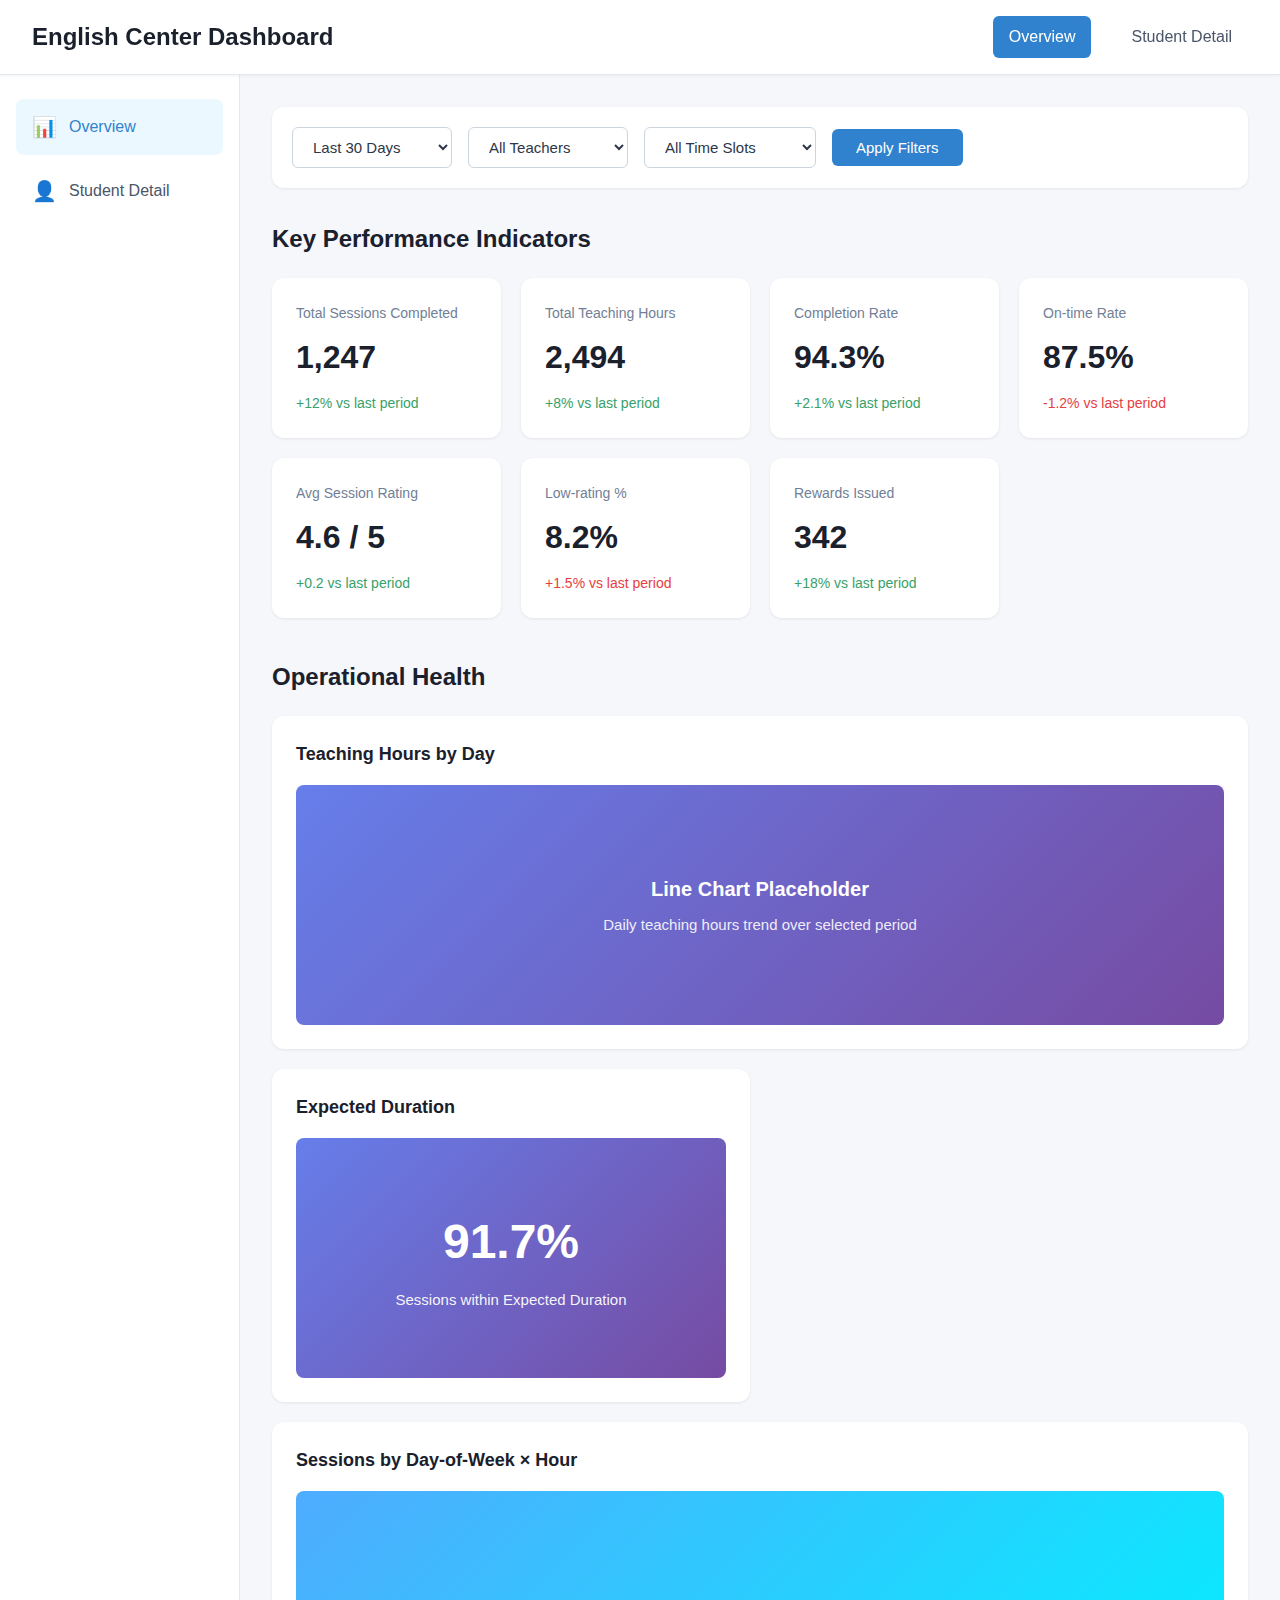
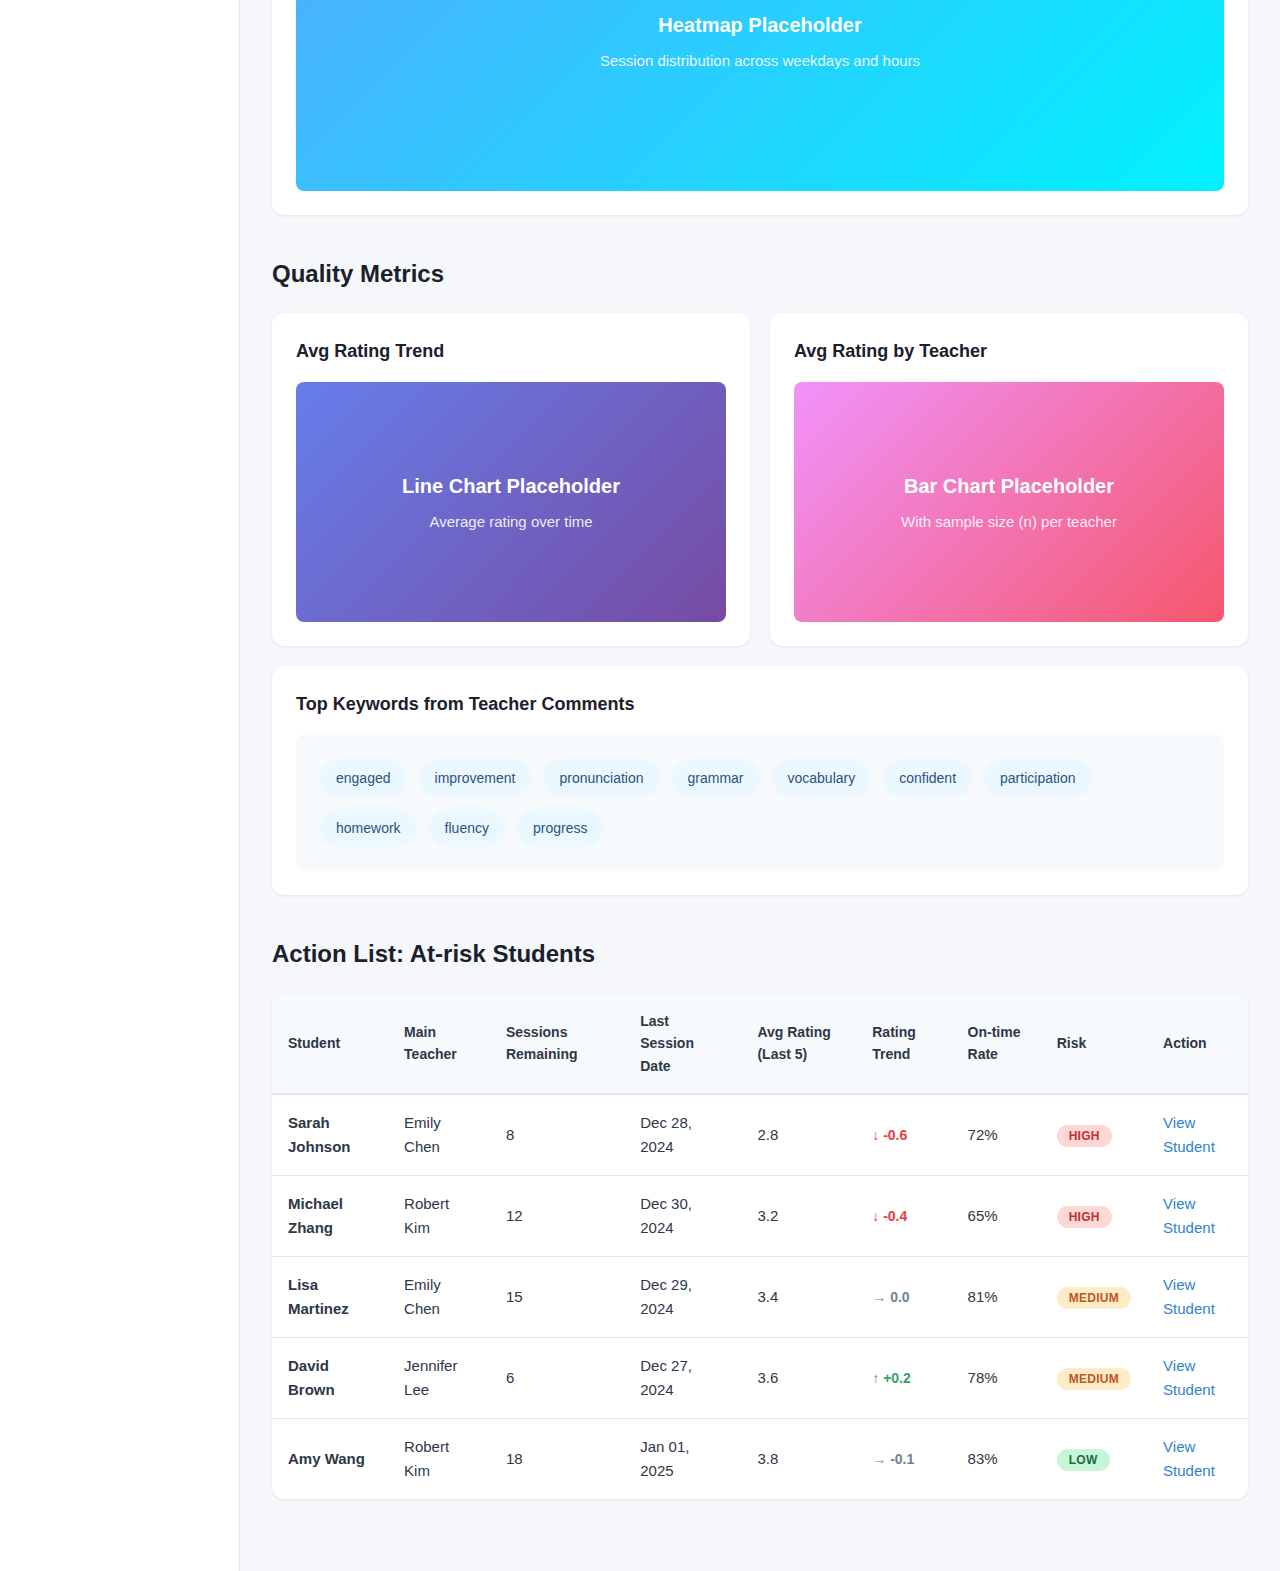
<file: index.html>
<!DOCTYPE html>
<html lang="en">
<head>
    <meta charset="UTF-8">
    <meta name="viewport" content="width=device-width, initial-scale=1.0">
    <title>Overview - English Center Dashboard</title>
    <link rel="stylesheet" href="dashboard_styles.css">
</head>
<body>
    <header class="top-header">
        <div class="header-content">
            <h1 class="product-name">English Center Dashboard</h1>
            <nav class="page-nav">
                <a href="overview.html" class="nav-link active">Overview</a>
                <a href="student_detail_page.html" class="nav-link">Student Detail</a>
            </nav>
        </div>
    </header>

    <div class="main-container">
        <aside class="sidebar">
            <nav class="sidebar-nav">
                <a href="overview.html" class="sidebar-link active">
                    <span class="icon">📊</span>
                    Overview
                </a>
                <a href="student_detail_page.html" class="sidebar-link">
                    <span class="icon">👤</span>
                    Student Detail
                </a>
            </nav>
        </aside>

        <main class="content">
            <div class="filter-bar">
                <select class="filter-input">
                    <option>Last 30 Days</option>
                    <option>Last 7 Days</option>
                    <option>Custom Range</option>
                </select>
                <select class="filter-input">
                    <option>All Teachers</option>
                    <option>Teacher A</option>
                    <option>Teacher B</option>
                </select>
                <select class="filter-input">
                    <option>All Time Slots</option>
                    <option>Morning (8-12)</option>
                    <option>Afternoon (12-17)</option>
                    <option>Evening (17-21)</option>
                </select>
                <button class="filter-button">Apply Filters</button>
            </div>

            <section class="section">
                <h2 class="section-title">Key Performance Indicators</h2>
                <div class="kpi-grid">
                    <div class="kpi-card">
                        <div class="kpi-label">Total Sessions Completed</div>
                        <div class="kpi-value">1,247</div>
                        <div class="kpi-change positive">+12% vs last period</div>
                    </div>
                    <div class="kpi-card">
                        <div class="kpi-label">Total Teaching Hours</div>
                        <div class="kpi-value">2,494</div>
                        <div class="kpi-change positive">+8% vs last period</div>
                    </div>
                    <div class="kpi-card">
                        <div class="kpi-label">Completion Rate</div>
                        <div class="kpi-value">94.3%</div>
                        <div class="kpi-change positive">+2.1% vs last period</div>
                    </div>
                    <div class="kpi-card">
                        <div class="kpi-label">On-time Rate</div>
                        <div class="kpi-value">87.5%</div>
                        <div class="kpi-change negative">-1.2% vs last period</div>
                    </div>
                    <div class="kpi-card">
                        <div class="kpi-label">Avg Session Rating</div>
                        <div class="kpi-value">4.6 / 5</div>
                        <div class="kpi-change positive">+0.2 vs last period</div>
                    </div>
                    <div class="kpi-card">
                        <div class="kpi-label">Low-rating %</div>
                        <div class="kpi-value">8.2%</div>
                        <div class="kpi-change negative">+1.5% vs last period</div>
                    </div>
                    <div class="kpi-card">
                        <div class="kpi-label">Rewards Issued</div>
                        <div class="kpi-value">342</div>
                        <div class="kpi-change positive">+18% vs last period</div>
                    </div>
                </div>
            </section>

            <section class="section">
                <h2 class="section-title">Operational Health</h2>
                <div class="charts-row">
                    <div class="chart-card large">
                        <h3 class="chart-title">Teaching Hours by Day</h3>
                        <div class="chart-placeholder line-chart">
                            <div class="placeholder-label">Line Chart Placeholder</div>
                            <div class="placeholder-subtitle">Daily teaching hours trend over selected period</div>
                        </div>
                    </div>
                    <div class="chart-card">
                        <h3 class="chart-title">Expected Duration</h3>
                        <div class="mini-kpi">
                            <div class="mini-kpi-value">91.7%</div>
                            <div class="mini-kpi-label">Sessions within Expected Duration</div>
                        </div>
                    </div>
                </div>
                <div class="chart-card">
                    <h3 class="chart-title">Sessions by Day-of-Week × Hour</h3>
                    <div class="chart-placeholder heatmap">
                        <div class="placeholder-label">Heatmap Placeholder</div>
                        <div class="placeholder-subtitle">Session distribution across weekdays and hours</div>
                    </div>
                </div>
            </section>

            <section class="section">
                <h2 class="section-title">Quality Metrics</h2>
                <div class="charts-row">
                    <div class="chart-card">
                        <h3 class="chart-title">Avg Rating Trend</h3>
                        <div class="chart-placeholder line-chart">
                            <div class="placeholder-label">Line Chart Placeholder</div>
                            <div class="placeholder-subtitle">Average rating over time</div>
                        </div>
                    </div>
                    <div class="chart-card">
                        <h3 class="chart-title">Avg Rating by Teacher</h3>
                        <div class="chart-placeholder bar-chart">
                            <div class="placeholder-label">Bar Chart Placeholder</div>
                            <div class="placeholder-subtitle">With sample size (n) per teacher</div>
                        </div>
                    </div>
                </div>
                <div class="chart-card">
                    <h3 class="chart-title">Top Keywords from Teacher Comments</h3>
                    <div class="keywords-box">
                        <span class="keyword">engaged</span>
                        <span class="keyword">improvement</span>
                        <span class="keyword">pronunciation</span>
                        <span class="keyword">grammar</span>
                        <span class="keyword">vocabulary</span>
                        <span class="keyword">confident</span>
                        <span class="keyword">participation</span>
                        <span class="keyword">homework</span>
                        <span class="keyword">fluency</span>
                        <span class="keyword">progress</span>
                    </div>
                </div>
            </section>

            <section class="section">
                <h2 class="section-title">Action List: At-risk Students</h2>
                <div class="table-container">
                    <table class="data-table">
                        <thead>
                            <tr>
                                <th>Student</th>
                                <th>Main Teacher</th>
                                <th>Sessions Remaining</th>
                                <th>Last Session Date</th>
                                <th>Avg Rating (Last 5)</th>
                                <th>Rating Trend</th>
                                <th>On-time Rate</th>
                                <th>Risk</th>
                                <th>Action</th>
                            </tr>
                        </thead>
                        <tbody>
                            <tr>
                                <td><strong>Sarah Johnson</strong></td>
                                <td>Emily Chen</td>
                                <td>8</td>
                                <td>Dec 28, 2024</td>
                                <td>2.8</td>
                                <td><span class="trend negative">↓ -0.6</span></td>
                                <td>72%</td>
                                <td><span class="badge badge-high">High</span></td>
                                <td><a href="student_detail.html" class="action-link">View Student</a></td>
                            </tr>
                            <tr>
                                <td><strong>Michael Zhang</strong></td>
                                <td>Robert Kim</td>
                                <td>12</td>
                                <td>Dec 30, 2024</td>
                                <td>3.2</td>
                                <td><span class="trend negative">↓ -0.4</span></td>
                                <td>65%</td>
                                <td><span class="badge badge-high">High</span></td>
                                <td><a href="student_detail.html" class="action-link">View Student</a></td>
                            </tr>
                            <tr>
                                <td><strong>Lisa Martinez</strong></td>
                                <td>Emily Chen</td>
                                <td>15</td>
                                <td>Dec 29, 2024</td>
                                <td>3.4</td>
                                <td><span class="trend neutral">→ 0.0</span></td>
                                <td>81%</td>
                                <td><span class="badge badge-medium">Medium</span></td>
                                <td><a href="student_detail.html" class="action-link">View Student</a></td>
                            </tr>
                            <tr>
                                <td><strong>David Brown</strong></td>
                                <td>Jennifer Lee</td>
                                <td>6</td>
                                <td>Dec 27, 2024</td>
                                <td>3.6</td>
                                <td><span class="trend positive">↑ +0.2</span></td>
                                <td>78%</td>
                                <td><span class="badge badge-medium">Medium</span></td>
                                <td><a href="student_detail.html" class="action-link">View Student</a></td>
                            </tr>
                            <tr>
                                <td><strong>Amy Wang</strong></td>
                                <td>Robert Kim</td>
                                <td>18</td>
                                <td>Jan 01, 2025</td>
                                <td>3.8</td>
                                <td><span class="trend neutral">→ -0.1</span></td>
                                <td>83%</td>
                                <td><span class="badge badge-low">Low</span></td>
                                <td><a href="student_detail.html" class="action-link">View Student</a></td>
                            </tr>
                        </tbody>
                    </table>
                </div>
            </section>
        </main>
    </div>
</body>
</html>
</file>
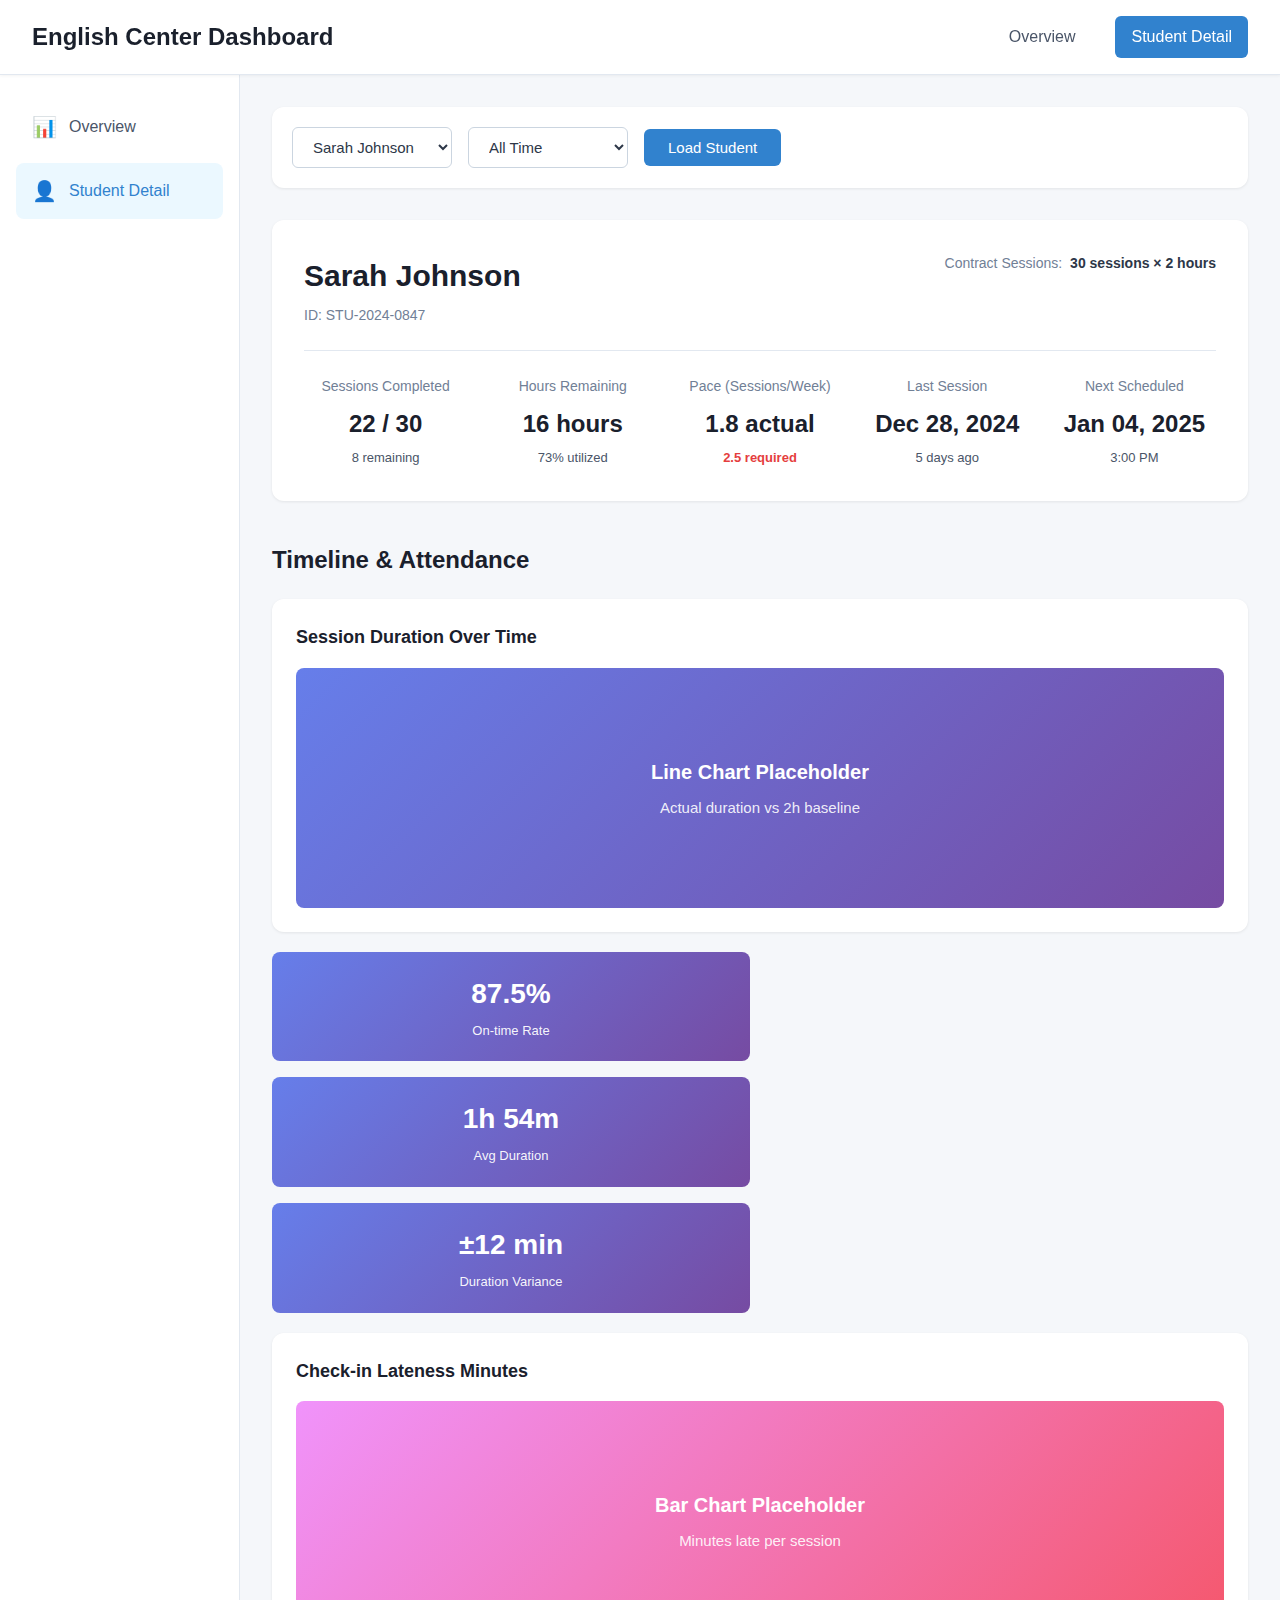
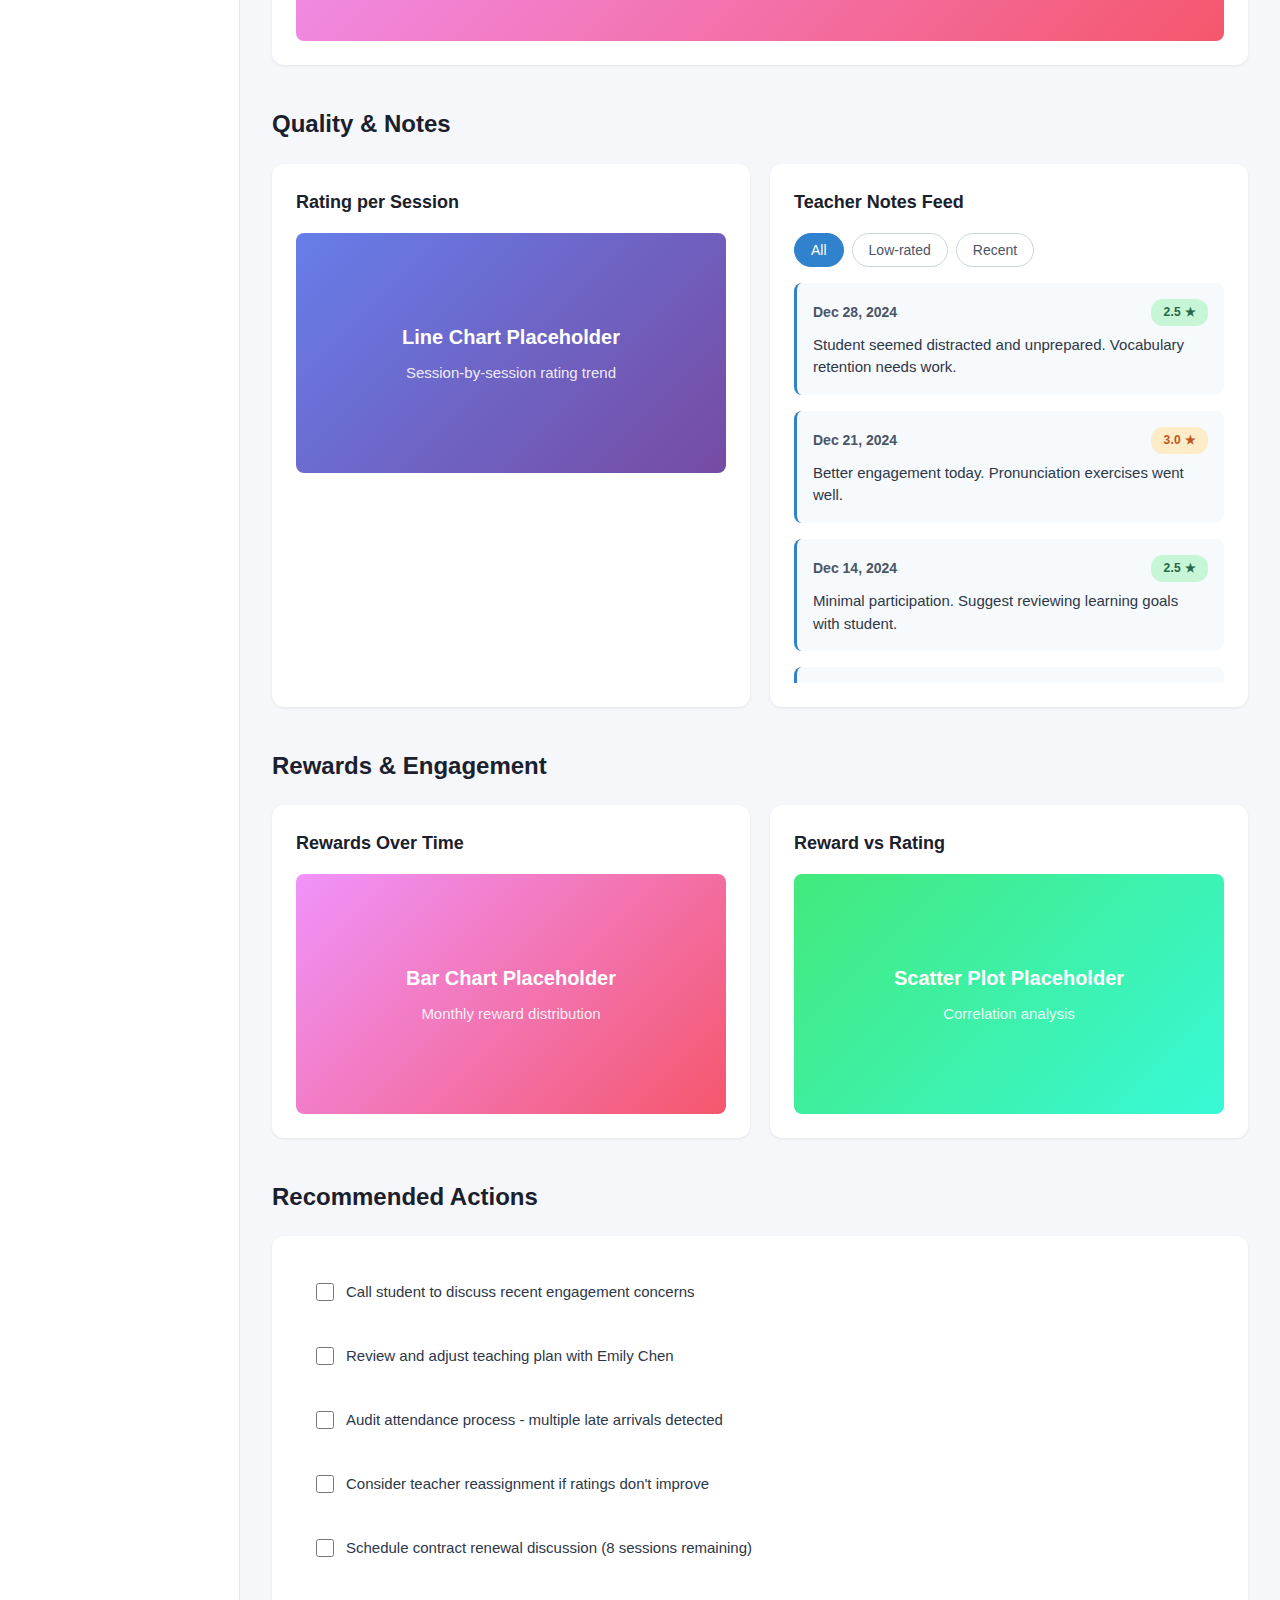
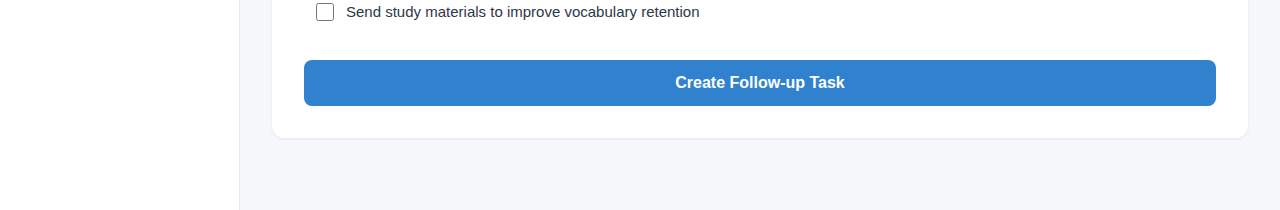
<file: student_detail_page.html>
<!DOCTYPE html>
<html lang="en">
<head>
    <meta charset="UTF-8">
    <meta name="viewport" content="width=device-width, initial-scale=1.0">
    <title>Student Detail - English Center Dashboard</title>
    <link rel="stylesheet" href="dashboard_styles.css""
</head>
<body>
    <header class="top-header">
        <div class="header-content">
            <h1 class="product-name">English Center Dashboard</h1>
            <nav class="page-nav">
                <a href="overview.html" class="nav-link">Overview</a>
                <a href="student_detail.html" class="nav-link active">Student Detail</a>
            </nav>
        </div>
    </header>

    <div class="main-container">
        <aside class="sidebar">
            <nav class="sidebar-nav">
                <a href="overview.html" class="sidebar-link">
                    <span class="icon">📊</span>
                    Overview
                </a>
                <a href="student_detail.html" class="sidebar-link active">
                    <span class="icon">👤</span>
                    Student Detail
                </a>
            </nav>
        </aside>

        <main class="content">
            <div class="filter-bar">
                <select class="filter-input">
                    <option>Sarah Johnson</option>
                    <option>Michael Zhang</option>
                    <option>Lisa Martinez</option>
                    <option>David Brown</option>
                </select>
                <select class="filter-input">
                    <option>All Time</option>
                    <option>Last 30 Days</option>
                    <option>Last 90 Days</option>
                </select>
                <button class="filter-button">Load Student</button>
            </div>

            <section class="section">
                <div class="student-header-card">
                    <div class="student-header-main">
                        <div class="student-info">
                            <h2 class="student-name">Sarah Johnson</h2>
                            <div class="student-id">ID: STU-2024-0847</div>
                        </div>
                        <div class="contract-info">
                            <div class="contract-item">
                                <span class="contract-label">Contract Sessions:</span>
                                <span class="contract-value">30 sessions × 2 hours</span>
                            </div>
                        </div>
                    </div>
                    <div class="student-header-stats">
                        <div class="stat-item">
                            <div class="stat-label">Sessions Completed</div>
                            <div class="stat-value">22 / 30</div>
                            <div class="stat-meta">8 remaining</div>
                        </div>
                        <div class="stat-item">
                            <div class="stat-label">Hours Remaining</div>
                            <div class="stat-value">16 hours</div>
                            <div class="stat-meta">73% utilized</div>
                        </div>
                        <div class="stat-item">
                            <div class="stat-label">Pace (Sessions/Week)</div>
                            <div class="stat-value">1.8 actual</div>
                            <div class="stat-meta warning">2.5 required</div>
                        </div>
                        <div class="stat-item">
                            <div class="stat-label">Last Session</div>
                            <div class="stat-value">Dec 28, 2024</div>
                            <div class="stat-meta">5 days ago</div>
                        </div>
                        <div class="stat-item">
                            <div class="stat-label">Next Scheduled</div>
                            <div class="stat-value">Jan 04, 2025</div>
                            <div class="stat-meta">3:00 PM</div>
                        </div>
                    </div>
                </div>
            </section>

            <section class="section">
                <h2 class="section-title">Timeline & Attendance</h2>
                <div class="charts-row">
                    <div class="chart-card large">
                        <h3 class="chart-title">Session Duration Over Time</h3>
                        <div class="chart-placeholder line-chart">
                            <div class="placeholder-label">Line Chart Placeholder</div>
                            <div class="placeholder-subtitle">Actual duration vs 2h baseline</div>
                        </div>
                    </div>
                    <div class="mini-stats-column">
                        <div class="mini-stat-card">
                            <div class="mini-stat-value">87.5%</div>
                            <div class="mini-stat-label">On-time Rate</div>
                        </div>
                        <div class="mini-stat-card">
                            <div class="mini-stat-value">1h 54m</div>
                            <div class="mini-stat-label">Avg Duration</div>
                        </div>
                        <div class="mini-stat-card">
                            <div class="mini-stat-value">±12 min</div>
                            <div class="mini-stat-label">Duration Variance</div>
                        </div>
                    </div>
                </div>
                <div class="chart-card">
                    <h3 class="chart-title">Check-in Lateness Minutes</h3>
                    <div class="chart-placeholder bar-chart">
                        <div class="placeholder-label">Bar Chart Placeholder</div>
                        <div class="placeholder-subtitle">Minutes late per session</div>
                    </div>
                </div>
            </section>

            <section class="section">
                <h2 class="section-title">Quality & Notes</h2>
                <div class="charts-row">
                    <div class="chart-card">
                        <h3 class="chart-title">Rating per Session</h3>
                        <div class="chart-placeholder line-chart">
                            <div class="placeholder-label">Line Chart Placeholder</div>
                            <div class="placeholder-subtitle">Session-by-session rating trend</div>
                        </div>
                    </div>
                    <div class="chart-card">
                        <h3 class="chart-title">Teacher Notes Feed</h3>
                        <div class="filter-pills">
                            <button class="pill active">All</button>
                            <button class="pill">Low-rated</button>
                            <button class="pill">Recent</button>
                        </div>
                        <div class="notes-feed">
                            <div class="note-item">
                                <div class="note-header">
                                    <span class="note-date">Dec 28, 2024</span>
                                    <span class="badge badge-low">2.5 ★</span>
                                </div>
                                <p class="note-text">Student seemed distracted and unprepared. Vocabulary retention needs work.</p>
                            </div>
                            <div class="note-item">
                                <div class="note-header">
                                    <span class="note-date">Dec 21, 2024</span>
                                    <span class="badge badge-medium">3.0 ★</span>
                                </div>
                                <p class="note-text">Better engagement today. Pronunciation exercises went well.</p>
                            </div>
                            <div class="note-item">
                                <div class="note-header">
                                    <span class="note-date">Dec 14, 2024</span>
                                    <span class="badge badge-low">2.5 ★</span>
                                </div>
                                <p class="note-text">Minimal participation. Suggest reviewing learning goals with student.</p>
                            </div>
                            <div class="note-item">
                                <div class="note-header">
                                    <span class="note-date">Dec 07, 2024</span>
                                    <span class="badge badge-medium">3.5 ★</span>
                                </div>
                                <p class="note-text">Good session. Student completed all activities and asked thoughtful questions.</p>
                            </div>
                            <div class="note-item">
                                <div class="note-header">
                                    <span class="note-date">Nov 30, 2024</span>
                                    <span class="badge badge-low">2.0 ★</span>
                                </div>
                                <p class="note-text">Arrived 15 minutes late. Struggled with grammar concepts introduced last week.</p>
                            </div>
                        </div>
                    </div>
                </div>
            </section>

            <section class="section">
                <h2 class="section-title">Rewards & Engagement</h2>
                <div class="charts-row">
                    <div class="chart-card">
                        <h3 class="chart-title">Rewards Over Time</h3>
                        <div class="chart-placeholder bar-chart">
                            <div class="placeholder-label">Bar Chart Placeholder</div>
                            <div class="placeholder-subtitle">Monthly reward distribution</div>
                        </div>
                    </div>
                    <div class="chart-card">
                        <h3 class="chart-title">Reward vs Rating</h3>
                        <div class="chart-placeholder scatter-chart">
                            <div class="placeholder-label">Scatter Plot Placeholder</div>
                            <div class="placeholder-subtitle">Correlation analysis</div>
                        </div>
                    </div>
                </div>
            </section>

            <section class="section">
                <h2 class="section-title">Recommended Actions</h2>
                <div class="actions-panel">
                    <div class="checklist">
                        <div class="checklist-item">
                            <input type="checkbox" id="action1" class="checkbox">
                            <label for="action1">Call student to discuss recent engagement concerns</label>
                        </div>
                        <div class="checklist-item">
                            <input type="checkbox" id="action2" class="checkbox">
                            <label for="action2">Review and adjust teaching plan with Emily Chen</label>
                        </div>
                        <div class="checklist-item">
                            <input type="checkbox" id="action3" class="checkbox">
                            <label for="action3">Audit attendance process - multiple late arrivals detected</label>
                        </div>
                        <div class="checklist-item">
                            <input type="checkbox" id="action4" class="checkbox">
                            <label for="action4">Consider teacher reassignment if ratings don't improve</label>
                        </div>
                        <div class="checklist-item">
                            <input type="checkbox" id="action5" class="checkbox">
                            <label for="action5">Schedule contract renewal discussion (8 sessions remaining)</label>
                        </div>
                        <div class="checklist-item">
                            <input type="checkbox" id="action6" class="checkbox">
                            <label for="action6">Send study materials to improve vocabulary retention</label>
                        </div>
                    </div>
                    <button class="primary-button">Create Follow-up Task</button>
                </div>
            </section>
        </main>
    </div>
</body>
</html>
</file>
<file: dashboard_styles.css>
/* Reset and Base Styles */
* {
    margin: 0;
    padding: 0;
    box-sizing: border-box;
}

body {
    font-family: -apple-system, BlinkMacSystemFont, 'Segoe UI', Roboto, Oxygen, Ubuntu, Cantarell, sans-serif;
    background-color: #f5f7fa;
    color: #2d3748;
    line-height: 1.6;
}

/* Top Header */
.top-header {
    background-color: #ffffff;
    border-bottom: 1px solid #e2e8f0;
    position: sticky;
    top: 0;
    z-index: 100;
    box-shadow: 0 1px 3px rgba(0, 0, 0, 0.05);
}

.header-content {
    display: flex;
    justify-content: space-between;
    align-items: center;
    padding: 1rem 2rem;
    max-width: 100%;
}

.product-name {
    font-size: 1.5rem;
    font-weight: 700;
    color: #1a202c;
}

.page-nav {
    display: flex;
    gap: 1.5rem;
}

.nav-link {
    text-decoration: none;
    color: #4a5568;
    font-weight: 500;
    padding: 0.5rem 1rem;
    border-radius: 6px;
    transition: all 0.2s;
}

.nav-link:hover {
    background-color: #edf2f7;
    color: #2d3748;
}

.nav-link.active {
    background-color: #3182ce;
    color: #ffffff;
}

/* Main Container */
.main-container {
    display: flex;
    min-height: calc(100vh - 73px);
}

/* Sidebar */
.sidebar {
    width: 240px;
    background-color: #ffffff;
    border-right: 1px solid #e2e8f0;
    padding: 1.5rem 0;
    flex-shrink: 0;
}

.sidebar-nav {
    display: flex;
    flex-direction: column;
    gap: 0.5rem;
    padding: 0 1rem;
}

.sidebar-link {
    display: flex;
    align-items: center;
    gap: 0.75rem;
    padding: 0.75rem 1rem;
    text-decoration: none;
    color: #4a5568;
    font-weight: 500;
    border-radius: 8px;
    transition: all 0.2s;
}

.sidebar-link:hover {
    background-color: #edf2f7;
    color: #2d3748;
}

.sidebar-link.active {
    background-color: #ebf8ff;
    color: #3182ce;
}

.sidebar-link .icon {
    font-size: 1.25rem;
}

/* Content Area */
.content {
    flex: 1;
    padding: 2rem;
    overflow-x: hidden;
}

/* Filter Bar */
.filter-bar {
    background-color: #ffffff;
    padding: 1.25rem;
    border-radius: 12px;
    box-shadow: 0 1px 3px rgba(0, 0, 0, 0.08);
    margin-bottom: 2rem;
    display: flex;
    gap: 1rem;
    flex-wrap: wrap;
    align-items: center;
}

.filter-input {
    padding: 0.625rem 1rem;
    border: 1px solid #cbd5e0;
    border-radius: 6px;
    font-size: 0.9375rem;
    color: #2d3748;
    background-color: #ffffff;
    cursor: pointer;
    transition: border-color 0.2s;
    min-width: 160px;
}

.filter-input:hover {
    border-color: #a0aec0;
}

.filter-input:focus {
    outline: none;
    border-color: #3182ce;
    box-shadow: 0 0 0 3px rgba(49, 130, 206, 0.1);
}

.filter-button {
    padding: 0.625rem 1.5rem;
    background-color: #3182ce;
    color: #ffffff;
    border: none;
    border-radius: 6px;
    font-weight: 500;
    font-size: 0.9375rem;
    cursor: pointer;
    transition: background-color 0.2s;
}

.filter-button:hover {
    background-color: #2c5aa0;
}

.filter-button:focus {
    outline: none;
    box-shadow: 0 0 0 3px rgba(49, 130, 206, 0.3);
}

/* Section */
.section {
    margin-bottom: 2.5rem;
}

.section-title {
    font-size: 1.5rem;
    font-weight: 700;
    color: #1a202c;
    margin-bottom: 1.25rem;
}

/* KPI Grid */
.kpi-grid {
    display: grid;
    grid-template-columns: repeat(auto-fit, minmax(200px, 1fr));
    gap: 1.25rem;
}

.kpi-card {
    background-color: #ffffff;
    padding: 1.5rem;
    border-radius: 12px;
    box-shadow: 0 1px 3px rgba(0, 0, 0, 0.08);
    transition: transform 0.2s, box-shadow 0.2s;
}

.kpi-card:hover {
    transform: translateY(-2px);
    box-shadow: 0 4px 12px rgba(0, 0, 0, 0.1);
}

.kpi-label {
    font-size: 0.875rem;
    color: #718096;
    font-weight: 500;
    margin-bottom: 0.5rem;
}

.kpi-value {
    font-size: 2rem;
    font-weight: 700;
    color: #1a202c;
    margin-bottom: 0.5rem;
}

.kpi-change {
    font-size: 0.875rem;
    font-weight: 500;
}

.kpi-change.positive {
    color: #38a169;
}

.kpi-change.negative {
    color: #e53e3e;
}

/* Charts Row */
.charts-row {
    display: grid;
    grid-template-columns: repeat(auto-fit, minmax(350px, 1fr));
    gap: 1.25rem;
    margin-bottom: 1.25rem;
}

.chart-card {
    background-color: #ffffff;
    padding: 1.5rem;
    border-radius: 12px;
    box-shadow: 0 1px 3px rgba(0, 0, 0, 0.08);
}

.chart-card.large {
    grid-column: span 2;
}

.chart-title {
    font-size: 1.125rem;
    font-weight: 600;
    color: #1a202c;
    margin-bottom: 1rem;
}

/* Chart Placeholders */
.chart-placeholder {
    background: linear-gradient(135deg, #667eea 0%, #764ba2 100%);
    border-radius: 8px;
    padding: 3rem 2rem;
    display: flex;
    flex-direction: column;
    align-items: center;
    justify-content: center;
    min-height: 240px;
    text-align: center;
}

.chart-placeholder.line-chart {
    background: linear-gradient(135deg, #667eea 0%, #764ba2 100%);
}

.chart-placeholder.bar-chart {
    background: linear-gradient(135deg, #f093fb 0%, #f5576c 100%);
}

.chart-placeholder.heatmap {
    background: linear-gradient(135deg, #4facfe 0%, #00f2fe 100%);
    min-height: 300px;
}

.chart-placeholder.scatter-chart {
    background: linear-gradient(135deg, #43e97b 0%, #38f9d7 100%);
}

.placeholder-label {
    font-size: 1.25rem;
    font-weight: 600;
    color: #ffffff;
    margin-bottom: 0.5rem;
}

.placeholder-subtitle {
    font-size: 0.9375rem;
    color: rgba(255, 255, 255, 0.9);
}

/* Mini KPI */
.mini-kpi {
    display: flex;
    flex-direction: column;
    align-items: center;
    justify-content: center;
    padding: 2rem;
    background: linear-gradient(135deg, #667eea 0%, #764ba2 100%);
    border-radius: 8px;
    min-height: 240px;
}

.mini-kpi-value {
    font-size: 3rem;
    font-weight: 700;
    color: #ffffff;
    margin-bottom: 0.5rem;
}

.mini-kpi-label {
    font-size: 0.9375rem;
    color: rgba(255, 255, 255, 0.95);
    text-align: center;
    font-weight: 500;
}

/* Keywords Box */
.keywords-box {
    display: flex;
    flex-wrap: wrap;
    gap: 0.75rem;
    padding: 1.5rem;
    background-color: #f7fafc;
    border-radius: 8px;
    min-height: 120px;
}

.keyword {
    padding: 0.5rem 1rem;
    background-color: #ebf8ff;
    color: #2c5282;
    border-radius: 20px;
    font-size: 0.875rem;
    font-weight: 500;
}

/* Table */
.table-container {
    background-color: #ffffff;
    border-radius: 12px;
    box-shadow: 0 1px 3px rgba(0, 0, 0, 0.08);
    overflow-x: auto;
}

.data-table {
    width: 100%;
    border-collapse: collapse;
}

.data-table thead {
    background-color: #f7fafc;
}

.data-table th {
    padding: 1rem;
    text-align: left;
    font-weight: 600;
    color: #2d3748;
    font-size: 0.875rem;
    border-bottom: 2px solid #e2e8f0;
}

.data-table td {
    padding: 1rem;
    border-bottom: 1px solid #e2e8f0;
    font-size: 0.9375rem;
}

.data-table tbody tr:hover {
    background-color: #f7fafc;
}

.data-table tbody tr:last-child td {
    border-bottom: none;
}

/* Badges */
.badge {
    padding: 0.25rem 0.75rem;
    border-radius: 12px;
    font-size: 0.75rem;
    font-weight: 600;
    text-transform: uppercase;
    letter-spacing: 0.025em;
}

.badge-high {
    background-color: #fed7d7;
    color: #c53030;
}

.badge-medium {
    background-color: #feebc8;
    color: #c05621;
}

.badge-low {
    background-color: #c6f6d5;
    color: #276749;
}

/* Trends */
.trend {
    font-weight: 600;
    font-size: 0.875rem;
}

.trend.positive {
    color: #38a169;
}

.trend.negative {
    color: #e53e3e;
}

.trend.neutral {
    color: #718096;
}

/* Action Link */
.action-link {
    color: #3182ce;
    text-decoration: none;
    font-weight: 500;
    transition: color 0.2s;
}

.action-link:hover {
    color: #2c5aa0;
    text-decoration: underline;
}

/* Student Detail Page Styles */
.student-header-card {
    background-color: #ffffff;
    padding: 2rem;
    border-radius: 12px;
    box-shadow: 0 1px 3px rgba(0, 0, 0, 0.08);
}

.student-header-main {
    display: flex;
    justify-content: space-between;
    align-items: flex-start;
    margin-bottom: 1.5rem;
    padding-bottom: 1.5rem;
    border-bottom: 1px solid #e2e8f0;
}

.student-name {
    font-size: 1.875rem;
    font-weight: 700;
    color: #1a202c;
    margin-bottom: 0.25rem;
}

.student-id {
    font-size: 0.875rem;
    color: #718096;
}

.contract-info {
    display: flex;
    flex-direction: column;
    gap: 0.5rem;
}

.contract-item {
    display: flex;
    gap: 0.5rem;
}

.contract-label {
    color: #718096;
    font-size: 0.875rem;
}

.contract-value {
    color: #2d3748;
    font-weight: 600;
    font-size: 0.875rem;
}

.student-header-stats {
    display: grid;
    grid-template-columns: repeat(auto-fit, minmax(140px, 1fr));
    gap: 1.5rem;
}

.stat-item {
    text-align: center;
}

.stat-label {
    font-size: 0.875rem;
    color: #718096;
    margin-bottom: 0.5rem;
}

.stat-value {
    font-size: 1.5rem;
    font-weight: 700;
    color: #1a202c;
    margin-bottom: 0.25rem;
}

.stat-meta {
    font-size: 0.8125rem;
    color: #4a5568;
}

.stat-meta.warning {
    color: #e53e3e;
    font-weight: 600;
}

/* Mini Stats Column */
.mini-stats-column {
    display: flex;
    flex-direction: column;
    gap: 1rem;
}

.mini-stat-card {
    background: linear-gradient(135deg, #667eea 0%, #764ba2 100%);
    padding: 1.25rem;
    border-radius: 8px;
    text-align: center;
}

.mini-stat-value {
    font-size: 1.75rem;
    font-weight: 700;
    color: #ffffff;
    margin-bottom: 0.25rem;
}

.mini-stat-label {
    font-size: 0.8125rem;
    color: rgba(255, 255, 255, 0.95);
    font-weight: 500;
}

/* Filter Pills */
.filter-pills {
    display: flex;
    gap: 0.5rem;
    margin-bottom: 1rem;
}

.pill {
    padding: 0.5rem 1rem;
    border: 1px solid #cbd5e0;
    background-color: #ffffff;
    border-radius: 20px;
    font-size: 0.875rem;
    font-weight: 500;
    color: #4a5568;
    cursor: pointer;
    transition: all 0.2s;
}

.pill:hover {
    background-color: #edf2f7;
}

.pill.active {
    background-color: #3182ce;
    color: #ffffff;
    border-color: #3182ce;
}

.pill:focus {
    outline: none;
    box-shadow: 0 0 0 3px rgba(49, 130, 206, 0.2);
}

/* Notes Feed */
.notes-feed {
    max-height: 400px;
    overflow-y: auto;
    display: flex;
    flex-direction: column;
    gap: 1rem;
}

.notes-feed::-webkit-scrollbar {
    width: 8px;
}

.notes-feed::-webkit-scrollbar-track {
    background: #f1f1f1;
    border-radius: 4px;
}

.notes-feed::-webkit-scrollbar-thumb {
    background: #cbd5e0;
    border-radius: 4px;
}

.notes-feed::-webkit-scrollbar-thumb:hover {
    background: #a0aec0;
}

.note-item {
    padding: 1rem;
    background-color: #f7fafc;
    border-radius: 8px;
    border-left: 3px solid #3182ce;
}

.note-header {
    display: flex;
    justify-content: space-between;
    align-items: center;
    margin-bottom: 0.5rem;
}

.note-date {
    font-size: 0.875rem;
    font-weight: 600;
    color: #4a5568;
}

.note-text {
    font-size: 0.9375rem;
    color: #2d3748;
    line-height: 1.5;
}

/* Actions Panel */
.actions-panel {
    background-color: #ffffff;
    padding: 2rem;
    border-radius: 12px;
    box-shadow: 0 1px 3px rgba(0, 0, 0, 0.08);
}

.checklist {
    display: flex;
    flex-direction: column;
    gap: 1rem;
    margin-bottom: 1.5rem;
}

.checklist-item {
    display: flex;
    align-items: center;
    gap: 0.75rem;
    padding: 0.75rem;
    border-radius: 6px;
    transition: background-color 0.2s;
}

.checklist-item:hover {
    background-color: #f7fafc;
}

.checkbox {
    width: 18px;
    height: 18px;
    cursor: pointer;
    accent-color: #3182ce;
}

.checkbox:focus {
    outline: 2px solid #3182ce;
    outline-offset: 2px;
}

.checklist-item label {
    font-size: 0.9375rem;
    color: #2d3748;
    cursor: pointer;
    flex: 1;
}

.primary-button {
    padding: 0.875rem 2rem;
    background-color: #3182ce;
    color: #ffffff;
    border: none;
    border-radius: 8px;
    font-weight: 600;
    font-size: 1rem;
    cursor: pointer;
    transition: background-color 0.2s;
    width: 100%;
}

.primary-button:hover {
    background-color: #2c5aa0;
}

.primary-button:focus {
    outline: none;
    box-shadow: 0 0 0 3px rgba(49, 130, 206, 0.3);
}

/* Responsive Design */
@media (max-width: 1024px) {
    .header-content {
        padding: 1rem;
    }
    
    .sidebar {
        width: 200px;
    }
    
    .content {
        padding: 1.5rem;
    }
    
    .kpi-grid {
        grid-template-columns: repeat(auto-fit, minmax(180px, 1fr));
    }
    
    .chart-card.large {
        grid-column: span 1;
    }
    
    .charts-row {
        grid-template-columns: 1fr;
    }
}

@media (max-width: 768px) {
    .main-container {
        flex-direction: column;
    }
    
    .sidebar {
        width: 100%;
        border-right: none;
        border-bottom: 1px solid #e2e8f0;
    }
    
    .sidebar-nav {
        flex-direction: row;
        overflow-x: auto;
    }
    
    .filter-bar {
        flex-direction: column;
    }
    
    .filter-input {
        width: 100%;
    }
    
    .student-header-stats {
        grid-template-columns: repeat(2, 1fr);
    }
    
    .table-container {
        overflow-x: scroll;
    }
}
</file>
